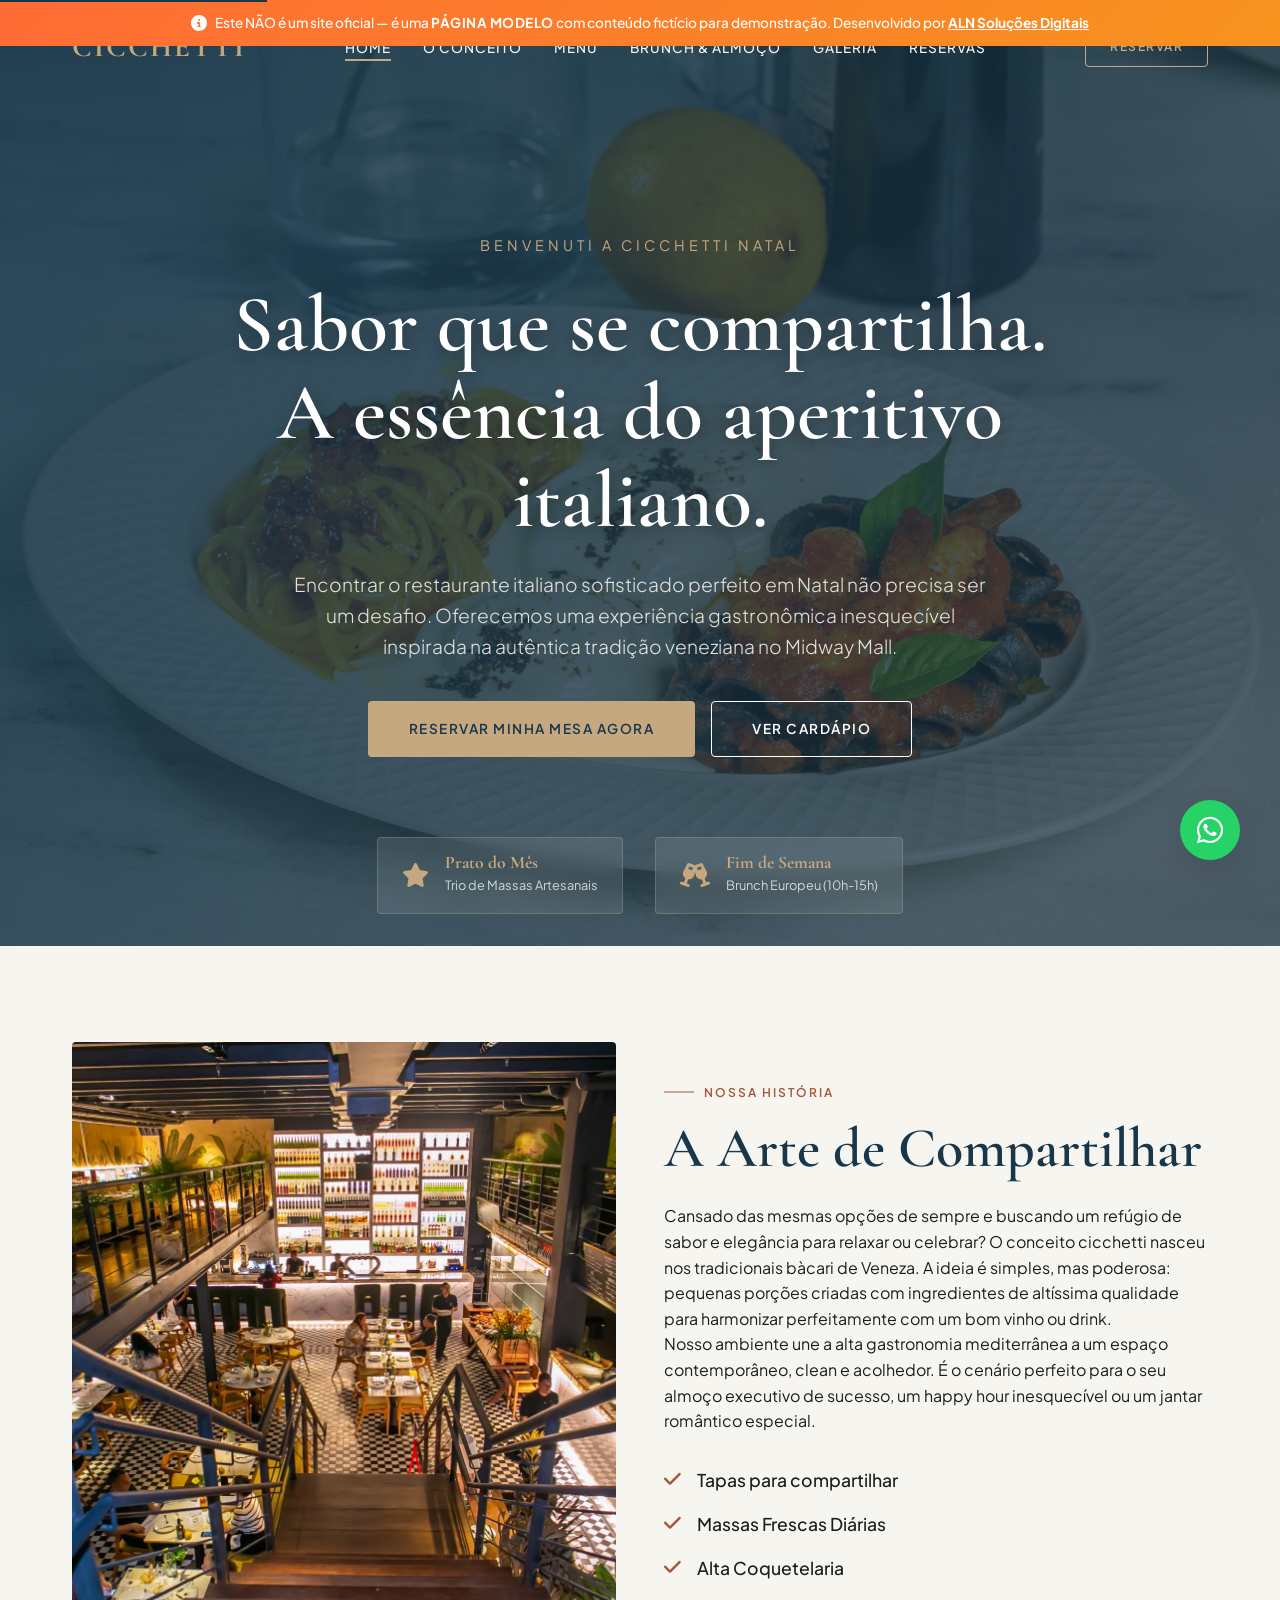
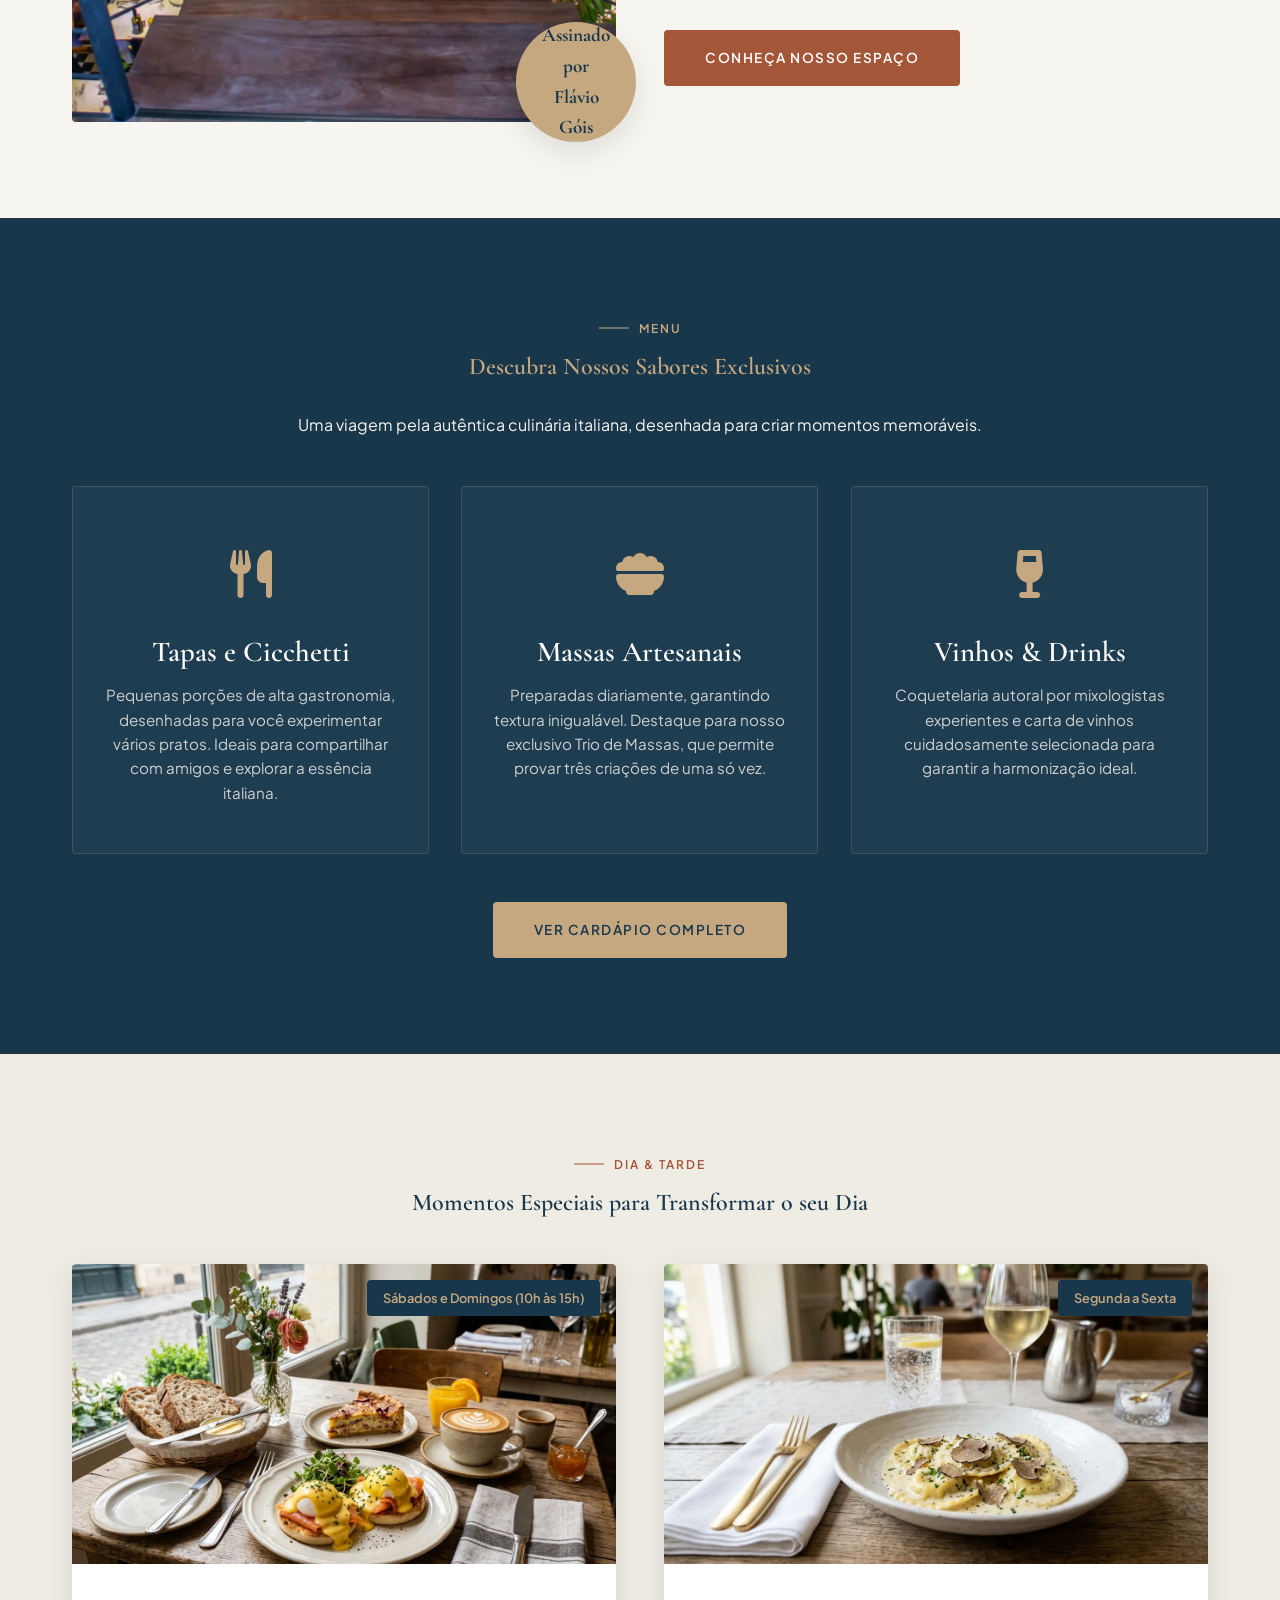
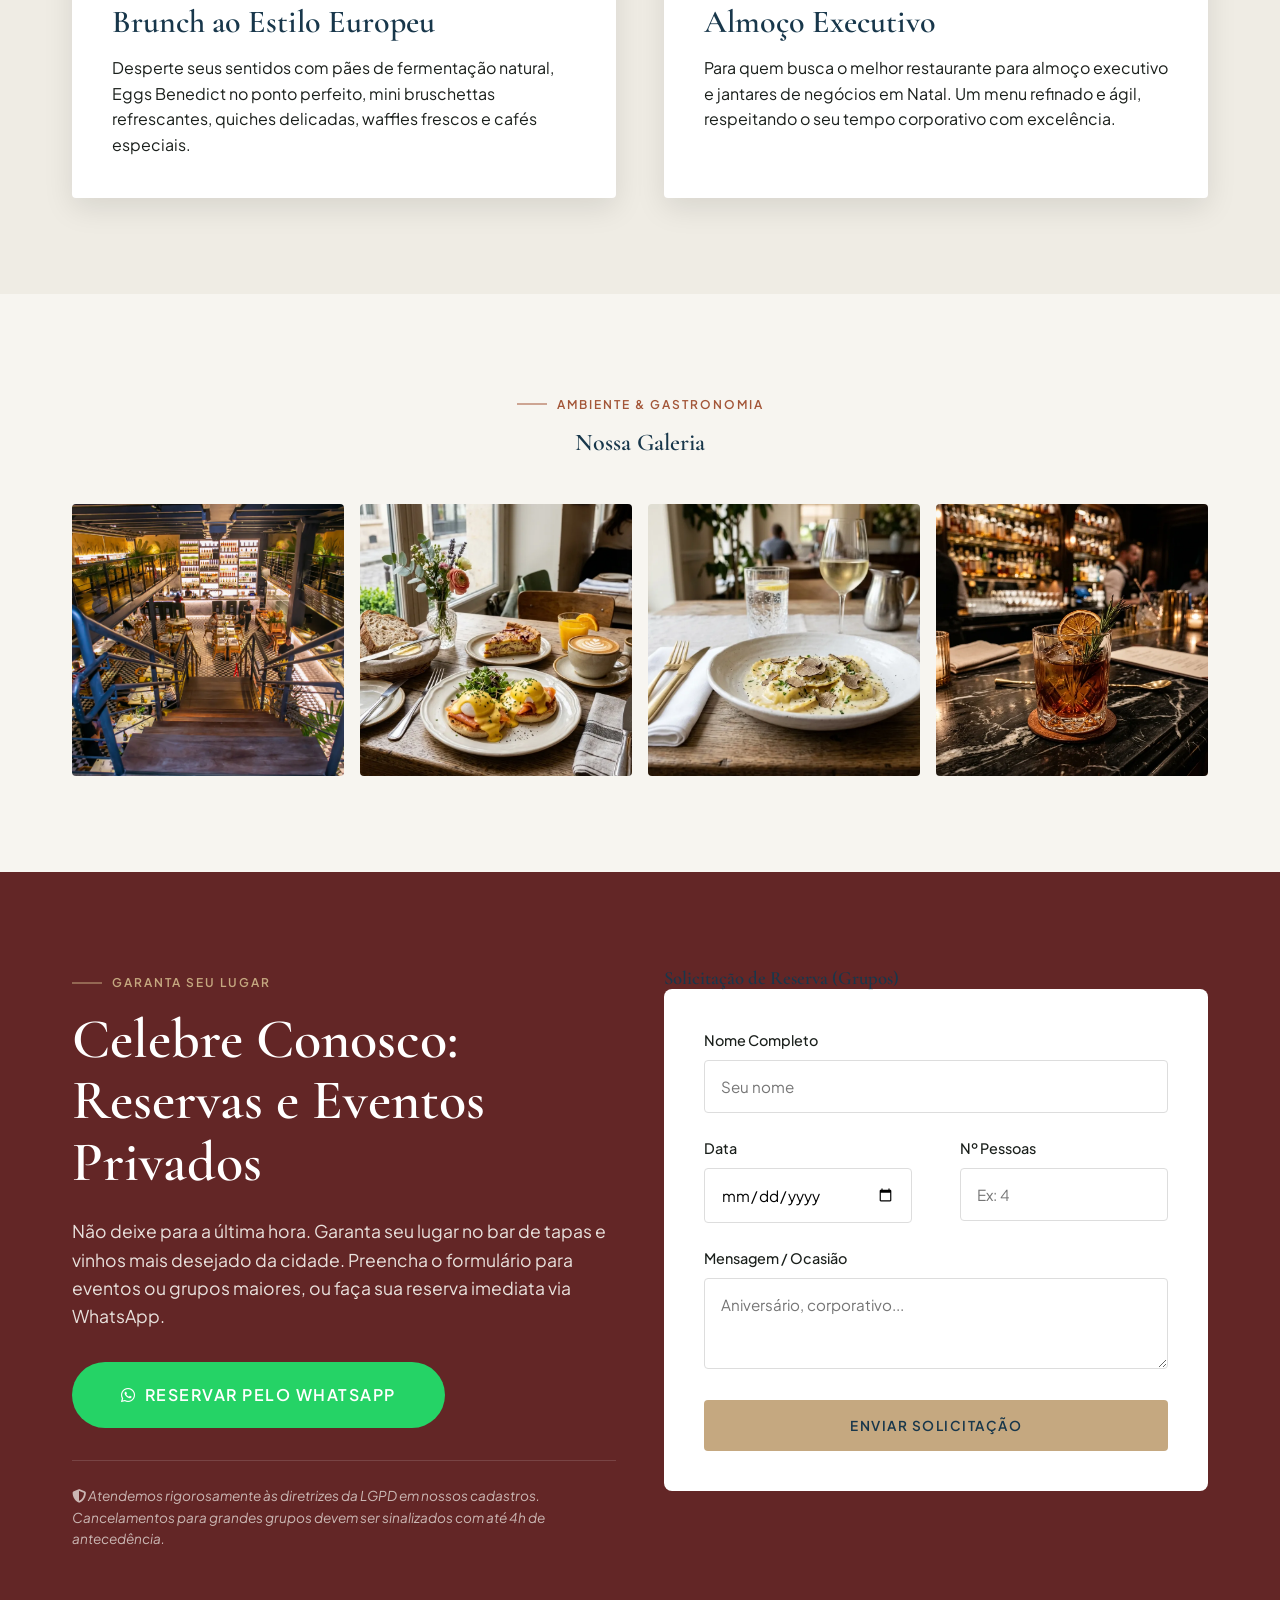
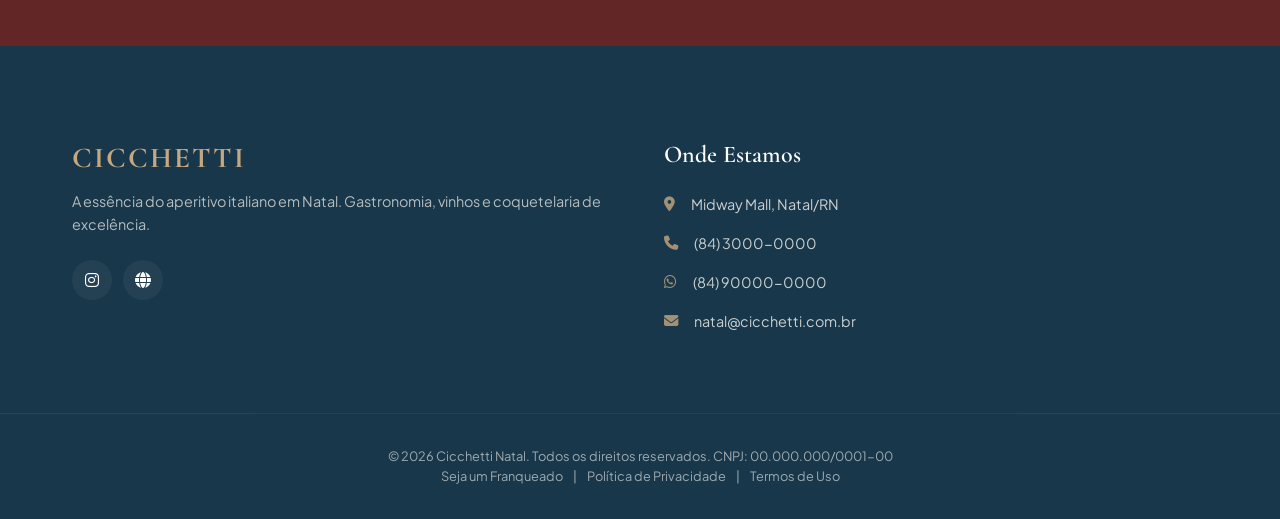
<file: index.html>
<!DOCTYPE html>
<html lang="pt-BR">
<head>
    <meta charset="UTF-8">
    <meta name="viewport" content="width=device-width, initial-scale=1.0">
    <title>Cicchetti Natal | Restaurante e Bar de Tapas Italiano no Midway Mall</title>
    <meta name="description" content="Procurando um restaurante italiano sofisticado em Natal? O Cicchetti traz a tradição de Veneza com tapas, massas artesanais, brunch e coquetelaria. Reserve já!">
    <meta name="keywords" content="Restaurante italiano sofisticado em Natal, bar de tapas, brunch Natal, Midway Mall restaurante">
    <meta name="author" content="Cicchetti Natal">
    <link rel="canonical" href="https://cicchetti.com.br/natal" />
    
    <!-- Open Graph -->
    <meta property="og:title" content="Cicchetti Natal | Alta Gastronomia Italiana">
    <meta property="og:description" content="A essência do aperitivo italiano em Natal. Tapas, massas, vinhos e coquetelaria autoral no Midway Mall.">
    <meta property="og:image" content="https://cicchetti.com.br/natal/og-image.jpg">
    <meta property="og:url" content="https://cicchetti.com.br/natal">
    
    <!-- JSON-LD SEO Schema -->
    <script type="application/ld+json">
    {
      "@context": "https://schema.org",
      "@type": "Restaurant",
      "name": "Cicchetti Natal",
      "image": "https://cicchetti.com.br/natal/logo.png",
      "address": {
        "@type": "PostalAddress",
        "streetAddress": "Midway Mall",
        "addressLocality": "Natal",
        "addressRegion": "RN",
        "addressCountry": "BR"
      },
      "geo": {
        "@type": "GeoCoordinates",
        "latitude": -5.8115,
        "longitude": -35.2057
      },
      "url": "https://cicchetti.com.br/natal",
      "telephone": "+558430000000",
      "servesCuisine": "Italian, Mediterranean",
      "priceRange": "$$$",
      "openingHoursSpecification": [
        {
          "@type": "OpeningHoursSpecification",
          "dayOfWeek": ["Monday", "Tuesday", "Wednesday", "Thursday", "Friday"],
          "opens": "11:30",
          "closes": "23:00"
        },
        {
          "@type": "OpeningHoursSpecification",
          "dayOfWeek": ["Saturday", "Sunday"],
          "opens": "10:00",
          "closes": "23:30"
        }
      ]
    }
    </script>

    <!-- Preload: Imagem LCP Hero -->
    <link rel="preload" href="assets/webp/Trio-de-Massas-e-servido-com-carbonara-ravioli-pecorino-trufado-e-nero-alla-puttanesca-2048x1365.webp" as="image" type="image/webp">

    <!-- Fonts (Synchronous + display=swap para evitar FOIT) -->
    <link rel="preconnect" href="https://fonts.googleapis.com">
    <link rel="preconnect" href="https://fonts.gstatic.com" crossorigin>
    <link href="https://fonts.googleapis.com/css2?family=Cormorant+Garamond:ital,wght@0,400;0,600;0,700;1,400&family=Plus+Jakarta+Sans:wght@300;400;500;600&display=swap" rel="stylesheet">
    
    <!-- Font Awesome (async para não bloquear render) -->
    <link rel="dns-prefetch" href="https://cdnjs.cloudflare.com">
    <link rel="stylesheet" href="https://cdnjs.cloudflare.com/ajax/libs/font-awesome/6.4.0/css/all.min.css" media="print" onload="this.media='all'">
    <noscript><link rel="stylesheet" href="https://cdnjs.cloudflare.com/ajax/libs/font-awesome/6.4.0/css/all.min.css"></noscript>
    
    <!-- CSS completo (Síncrono para garantir 0 CLS) -->
    <link rel="stylesheet" href="css/style.css">
</head>
<body>

    <!-- Skip Link para Acessibilidade -->
    <a href="#home" class="skip-link">Pular para o conteúdo principal</a>

    <!-- Aviso Página Modelo -->
    <div class="model-notice">
        <div class="container">
            <i class="fa-solid fa-circle-info"></i>
            <span>Este NÃO é um site oficial — é uma <strong>PÁGINA MODELO</strong> com conteúdo fictício para demonstração. Desenvolvido por <a href="https://alnsolucoesdigitais.com.br/" target="_blank" rel="noopener" style="color: white; font-weight: 700; text-decoration: underline;">ALN Soluções Digitais</a></span>
        </div>
    </div>

    <!-- Header / Nav -->
    <header id="header">
        <div class="container nav-container">
            <a href="#home" class="logo">CICCHETTI</a>
            <nav>
                <ul class="nav-links">
                    <li><a href="#home" class="nav-link active">Home</a></li>
                    <li><a href="#conceito" class="nav-link">O Conceito</a></li>
                    <li><a href="#cardapio" class="nav-link">Menu</a></li>
                    <li><a href="#experiencias-diurnas" class="nav-link">Brunch & Almoço</a></li>
                    <li><a href="#galeria" class="nav-link">Galeria</a></li>
                    <li><a href="#reservas" class="nav-link">Reservas</a></li>
                </ul>
            </nav>
            <div class="nav-actions">
                <a href="#reservas" class="btn-outline btn-sm" aria-label="Reservar mesa no restaurante">Reservar</a>
                <button class="mobile-menu-btn" aria-label="Abrir menu de navegação" aria-expanded="false"><i class="fa-solid fa-bars"></i></button>
            </div>
        </div>
    </header>

    <!-- Mobile Nav Overlay -->
    <div class="mobile-nav-overlay" role="dialog" aria-label="Menu de navegação mobile">
        <button class="close-menu" aria-label="Fechar menu"><i class="fa-solid fa-xmark"></i></button>
        <ul class="mobile-links">
            <li><a href="#home">Home</a></li>
            <li><a href="#conceito">O Conceito</a></li>
            <li><a href="#cardapio">Menu</a></li>
            <li><a href="#experiencias-diurnas">Brunch & Almoço</a></li>
            <li><a href="#galeria">Galeria</a></li>
            <li><a href="#reservas">Reservas</a></li>
        </ul>
    </div>

    <!-- HERO SECTION -->
    <section id="home" class="hero">
        <!-- Slideshow de Imagens -->
        <!-- Slideshow: apenas 1 slide no HTML (LCP). Os demais são injetados via JS após page load -->
        <div class="hero-slideshow" id="hero-slideshow">
            <div class="hero-slide active">
                <picture>
                    <source type="image/webp" srcset="assets/webp/Trio-de-Massas-e-servido-com-carbonara-ravioli-pecorino-trufado-e-nero-alla-puttanesca-2048x1365.webp">
                    <img src="assets/hero/Trio-de-Massas-e-servido-com-carbonara-ravioli-pecorino-trufado-e-nero-alla-puttanesca-2048x1365.jpg" alt="Trio de massas artesanais servido com carbonara, ravioli pecorino trufado e nero alla puttanesca" width="1920" height="1080" fetchpriority="high" decoding="async">
                </picture>
            </div>
        </div>
        
        <div class="hero-overlay"></div>
        <div class="container hero-content">
            <span class="hero-subtitle">BENVENUTI A CICCHETTI NATAL</span>
            <h1>Sabor que se compartilha. A essência do aperitivo italiano.</h1>
            <p>Encontrar o restaurante italiano sofisticado perfeito em Natal não precisa ser um desafio. Oferecemos uma experiência gastronômica inesquecível inspirada na autêntica tradição veneziana no Midway Mall.</p>
            <div class="hero-buttons">
                <a href="#reservas" class="btn-gold">Reservar Minha Mesa Agora</a>
                <a href="#cardapio" class="btn-outline-light">Ver Cardápio</a>
            </div>
        </div>
        
        <div class="hero-destaques">
            <div class="destaque-item">
                <i class="fa-solid fa-star"></i>
                <div class="destaque-text">
                    <strong>Prato do Mês</strong>
                    <span>Trio de Massas Artesanais</span>
                </div>
            </div>
            <div class="destaque-item">
                <i class="fa-solid fa-champagne-glasses"></i>
                <div class="destaque-text">
                    <strong>Fim de Semana</strong>
                    <span>Brunch Europeu (10h-15h)</span>
                </div>
            </div>
        </div>
    </section>

    <!-- O CONCEITO -->
    <section id="conceito" class="section-padding">
        <div class="container grid-2 align-center">
            <div class="conceito-img-wrapper">
                <div class="img-badge">Assinado por Flávio Góis</div>
                <!-- Placeholder nano banana 1 -->
                <picture>
                    <source type="image/webp" srcset="assets/webp/ambiente.webp">
                    <img src="assets/ambiente.jpg" alt="Ambiente interno do restaurante Cicchetti com decoração sofisticada e acolhedora" class="img-responsive" width="600" height="750" loading="lazy" decoding="async">
                </picture>
            </div>
            <div class="conceito-text">
                <span class="section-tag">Nossa História</span>
                <h2>A Arte de Compartilhar</h2>
                <p>Cansado das mesmas opções de sempre e buscando um refúgio de sabor e elegância para relaxar ou celebrar? O conceito cicchetti nasceu nos tradicionais bàcari de Veneza. A ideia é simples, mas poderosa: pequenas porções criadas com ingredientes de altíssima qualidade para harmonizar perfeitamente com um bom vinho ou drink.</p>
                <p>Nosso ambiente une a alta gastronomia mediterrânea a um espaço contemporâneo, clean e acolhedor. É o cenário perfeito para o seu almoço executivo de sucesso, um happy hour inesquecível ou um jantar romântico especial.</p>
                
                <div class="features-list">
                    <div class="feature"><i class="fa-solid fa-check"></i> <span>Tapas para compartilhar</span></div>
                    <div class="feature"><i class="fa-solid fa-check"></i> <span>Massas Frescas Diárias</span></div>
                    <div class="feature"><i class="fa-solid fa-check"></i> <span>Alta Coquetelaria</span></div>
                </div>
                
                <a href="#galeria" class="btn-wine mt-2">Conheça nosso espaço</a>
            </div>
        </div>
    </section>

    <!-- CARDÁPIO -->
    <section id="cardapio" class="section-padding bg-dark text-light">
        <div class="container text-center">
            <span class="section-tag tag-gold">Menu</span>
            <h2 class="mb-4 text-gold">Descubra Nossos Sabores Exclusivos</h2>
            <p class="section-desc mb-5">Uma viagem pela autêntica culinária italiana, desenhada para criar momentos memoráveis.</p>
            
            <div class="grid-3 cardapio-cards">
                <div class="card card-dark">
                    <div class="card-icon"><i class="fa-solid fa-utensils"></i></div>
                    <h3>Tapas e Cicchetti</h3>
                    <p>Pequenas porções de alta gastronomia, desenhadas para você experimentar vários pratos. Ideais para compartilhar com amigos e explorar a essência italiana.</p>
                </div>
                
                <div class="card card-dark">
                    <div class="card-icon"><i class="fa-solid fa-bowl-food"></i></div>
                    <h3>Massas Artesanais</h3>
                    <p>Preparadas diariamente, garantindo textura inigualável. Destaque para nosso exclusivo Trio de Massas, que permite provar três criações de uma só vez.</p>
                </div>
                
                <div class="card card-dark">
                    <div class="card-icon"><i class="fa-solid fa-wine-glass"></i></div>
                    <h3>Vinhos & Drinks</h3>
                    <p>Coquetelaria autoral por mixologistas experientes e carta de vinhos cuidadosamente selecionada para garantir a harmonização ideal.</p>
                </div>
            </div>
            
            <div class="menu-action mt-5">
                <a href="cardapio.html" class="btn-gold">Ver Cardápio Completo</a>
            </div>
        </div>
    </section>

    <!-- BRUNCH & ALMOÇO -->
    <section id="experiencias-diurnas" class="section-padding bg-alt">
        <div class="container">
            <div class="text-center mb-5">
                <span class="section-tag">Dia & Tarde</span>
                <h2>Momentos Especiais para Transformar o seu Dia</h2>
            </div>
            
            <div class="grid-2 experiencias-grid">
                <div class="exp-box">
                    <div class="exp-img">
                        <picture>
                            <source type="image/webp" srcset="assets/webp/brunch.webp">
                            <img src="assets/brunch.jpg" alt="Mesa com pratos de brunch europeu incluindo pães, ovos e café" width="600" height="300" loading="lazy" decoding="async">
                        </picture>
                        <div class="exp-badge">Sábados e Domingos (10h às 15h)</div>
                    </div>
                    <div class="exp-content">
                        <h3>Brunch ao Estilo Europeu</h3>
                        <p>Desperte seus sentidos com pães de fermentação natural, Eggs Benedict no ponto perfeito, mini bruschettas refrescantes, quiches delicadas, waffles frescos e cafés especiais.</p>
                    </div>
                </div>
                
                <div class="exp-box">
                    <div class="exp-img">
                        <picture>
                            <source type="image/webp" srcset="assets/webp/almoco.webp">
                            <img src="assets/almoco.jpg" alt="Prato de almoço executivo com comida italiana sofisticada" width="600" height="300" loading="lazy" decoding="async">
                        </picture>
                        <div class="exp-badge">Segunda a Sexta</div>
                    </div>
                    <div class="exp-content">
                        <h3>Almoço Executivo</h3>
                        <p>Para quem busca o melhor restaurante para almoço executivo e jantares de negócios em Natal. Um menu refinado e ágil, respeitando o seu tempo corporativo com excelência.</p>
                    </div>
                </div>
            </div>
        </div>
    </section>

    <!-- GALERIA (Trava 5 requirement) -->
    <section id="galeria" class="section-padding">
        <div class="container">
            <div class="text-center mb-5">
                <span class="section-tag">Ambiente & Gastronomia</span>
                <h2>Nossa Galeria</h2>
            </div>
            <div class="gallery-grid">
                <div class="gallery-item">
                    <picture>
                        <source type="image/webp" srcset="assets/webp/ambiente.webp">
                        <img src="assets/ambiente.jpg" alt="Ambiente interno do restaurante Cicchetti" width="300" height="300" loading="lazy" decoding="async">
                    </picture>
                    <div class="gallery-overlay"><i class="fa-solid fa-magnifying-glass"></i></div>
                </div>
                <div class="gallery-item">
                    <picture>
                        <source type="image/webp" srcset="assets/webp/brunch.webp">
                        <img src="assets/brunch.jpg" alt="Pratos de brunch europeu servidos no Cicchetti" width="300" height="300" loading="lazy" decoding="async">
                    </picture>
                    <div class="gallery-overlay"><i class="fa-solid fa-magnifying-glass"></i></div>
                </div>
                <div class="gallery-item">
                    <picture>
                        <source type="image/webp" srcset="assets/webp/almoco.webp">
                        <img src="assets/almoco.jpg" alt="Almoço executivo italiano sofisticado" width="300" height="300" loading="lazy" decoding="async">
                    </picture>
                    <div class="gallery-overlay"><i class="fa-solid fa-magnifying-glass"></i></div>
                </div>
                <div class="gallery-item">
                    <picture>
                        <source type="image/webp" srcset="assets/webp/coquetelaria.webp">
                        <img src="assets/coquetelaria.jpg" alt="Drinks autorais da coquetelaria do Cicchetti" width="300" height="300" loading="lazy" decoding="async">
                    </picture>
                    <div class="gallery-overlay"><i class="fa-solid fa-magnifying-glass"></i></div>
                </div>
            </div>
        </div>
    </section>

    <!-- Modal Galeria -->
    <div id="gallery-modal" class="modal" role="dialog" aria-label="Visualização ampliada da imagem da galeria">
        <span class="close-modal" aria-label="Fechar visualização">&times;</span>
        <img class="modal-content" id="modal-img">
    </div>

    <!-- RESERVAS & CONTATO (Trava 5: Forms independentes) -->
    <section id="reservas" class="section-padding bg-wine text-light">
        <div class="container">
            <div class="grid-2 align-start">
                <div class="reserva-info">
                    <span class="section-tag tag-gold">Garanta seu lugar</span>
                    <h2>Celebre Conosco: Reservas e Eventos Privados</h2>
                    <p>Não deixe para a última hora. Garanta seu lugar no bar de tapas e vinhos mais desejado da cidade. Preencha o formulário para eventos ou grupos maiores, ou faça sua reserva imediata via WhatsApp.</p>
                    
                    <div class="contact-methods mt-4">
                        <a href="https://wa.me/5584994541063?text=Quero%20meu%20site%20igual%20ao%20modelo%20do%20Cicchetti" class="btn-whatsapp-large" target="_blank" title="Reservar via WhatsApp">
                            <i class="fa-brands fa-whatsapp"></i> Reservar pelo WhatsApp
                        </a>
                    </div>
                    
                    <p class="lgpd-notice mt-4">
                        <i class="fa-solid fa-shield-halved"></i> <em>Atendemos rigorosamente às diretrizes da LGPD em nossos cadastros. Cancelamentos para grandes grupos devem ser sinalizados com até 4h de antecedência.</em>
                    </p>
                </div>
                
                <div class="form-container">
                    <h3>Solicitação de Reserva (Grupos)</h3>
                    <form id="reserva-form" class="custom-form" aria-label="Formulário de solicitação de reserva">
                        <div class="form-group">
                            <label for="nome">Nome Completo</label>
                            <input type="text" id="nome" required placeholder="Seu nome" aria-required="true">
                        </div>
                        <div class="form-row grid-2">
                            <div class="form-group">
                                <label for="data">Data</label>
                                <input type="date" id="data" required aria-required="true">
                            </div>
                            <div class="form-group">
                                <label for="pessoas">Nº Pessoas</label>
                                <input type="number" id="pessoas" min="1" required placeholder="Ex: 4" aria-required="true">
                            </div>
                        </div>
                        <div class="form-group">
                            <label for="mensagem">Mensagem / Ocasião</label>
                            <textarea id="mensagem" rows="3" placeholder="Aniversário, corporativo..."></textarea>
                        </div>
                        <button type="submit" class="btn-gold w-100" aria-label="Enviar solicitação de reserva">Enviar Solicitação</button>
                        <div class="form-feedback" id="reserva-feedback" aria-live="polite"></div>
                    </form>
                </div>
            </div>
        </div>
    </section>

    <!-- FOOTER -->
    <footer class="footer section-padding bg-dark text-light">
        <div class="container grid-2 footer-cols">
            <div class="footer-brand">
                <h3 class="logo text-gold">CICCHETTI</h3>
                <p>A essência do aperitivo italiano em Natal. Gastronomia, vinhos e coquetelaria de excelência.</p>
                <div class="social-links mt-3">
                    <a href="https://instagram.com/cicchettinatal" target="_blank" rel="noopener" aria-label="Siga-nos no Instagram"><i class="fa-brands fa-instagram"></i></a>
                    <a href="https://cicchetti.com.br" target="_blank" rel="noopener" aria-label="Acesse nosso site oficial"><i class="fa-solid fa-globe"></i></a>
                </div>
            </div>
            
            <div class="footer-contact">
                <h4>Onde Estamos</h4>
                <ul>
                    <li><i class="fa-solid fa-location-dot text-gold"></i> Midway Mall, Natal/RN</li>
                    <li><i class="fa-solid fa-phone text-gold"></i> (84) 3000-0000</li>
                    <li><i class="fa-brands fa-whatsapp text-gold"></i> (84) 90000-0000</li>
                    <li><i class="fa-solid fa-envelope text-gold"></i> natal@cicchetti.com.br</li>
                </ul>
            </div>
            
        </div>
        <div class="footer-bottom text-center">
            <p>&copy; 2026 Cicchetti Natal. Todos os direitos reservados. CNPJ: 00.000.000/0001-00</p>
            <div class="footer-links">
                <a href="franqueados.html" aria-label="Seja um franqueado Cicchetti">Seja um Franqueado</a> | 
                <a href="#" aria-label="Ler política de privacidade do Cicchetti">Política de Privacidade</a> | 
                <a href="#" aria-label="Ler termos de uso do Cicchetti">Termos de Uso</a>
            </div>
        </div>
    </footer>

    <!-- Botão WhatsApp Flutuante -->
    <a href="https://wa.me/5584994541063?text=Quero%20meu%20site%20igual%20ao%20modelo%20do%20Cicchetti" class="float-whatsapp" target="_blank" rel="noopener" aria-label="Fale conosco no WhatsApp" title="Fale conosco no WhatsApp">
        <i class="fa-brands fa-whatsapp"></i>
        <span class="tooltip">Fale com a Recepção</span>
    </a>

    <!-- Scripts -->
    <script src="js/script.js" defer></script>
</body>
</html>
</file>
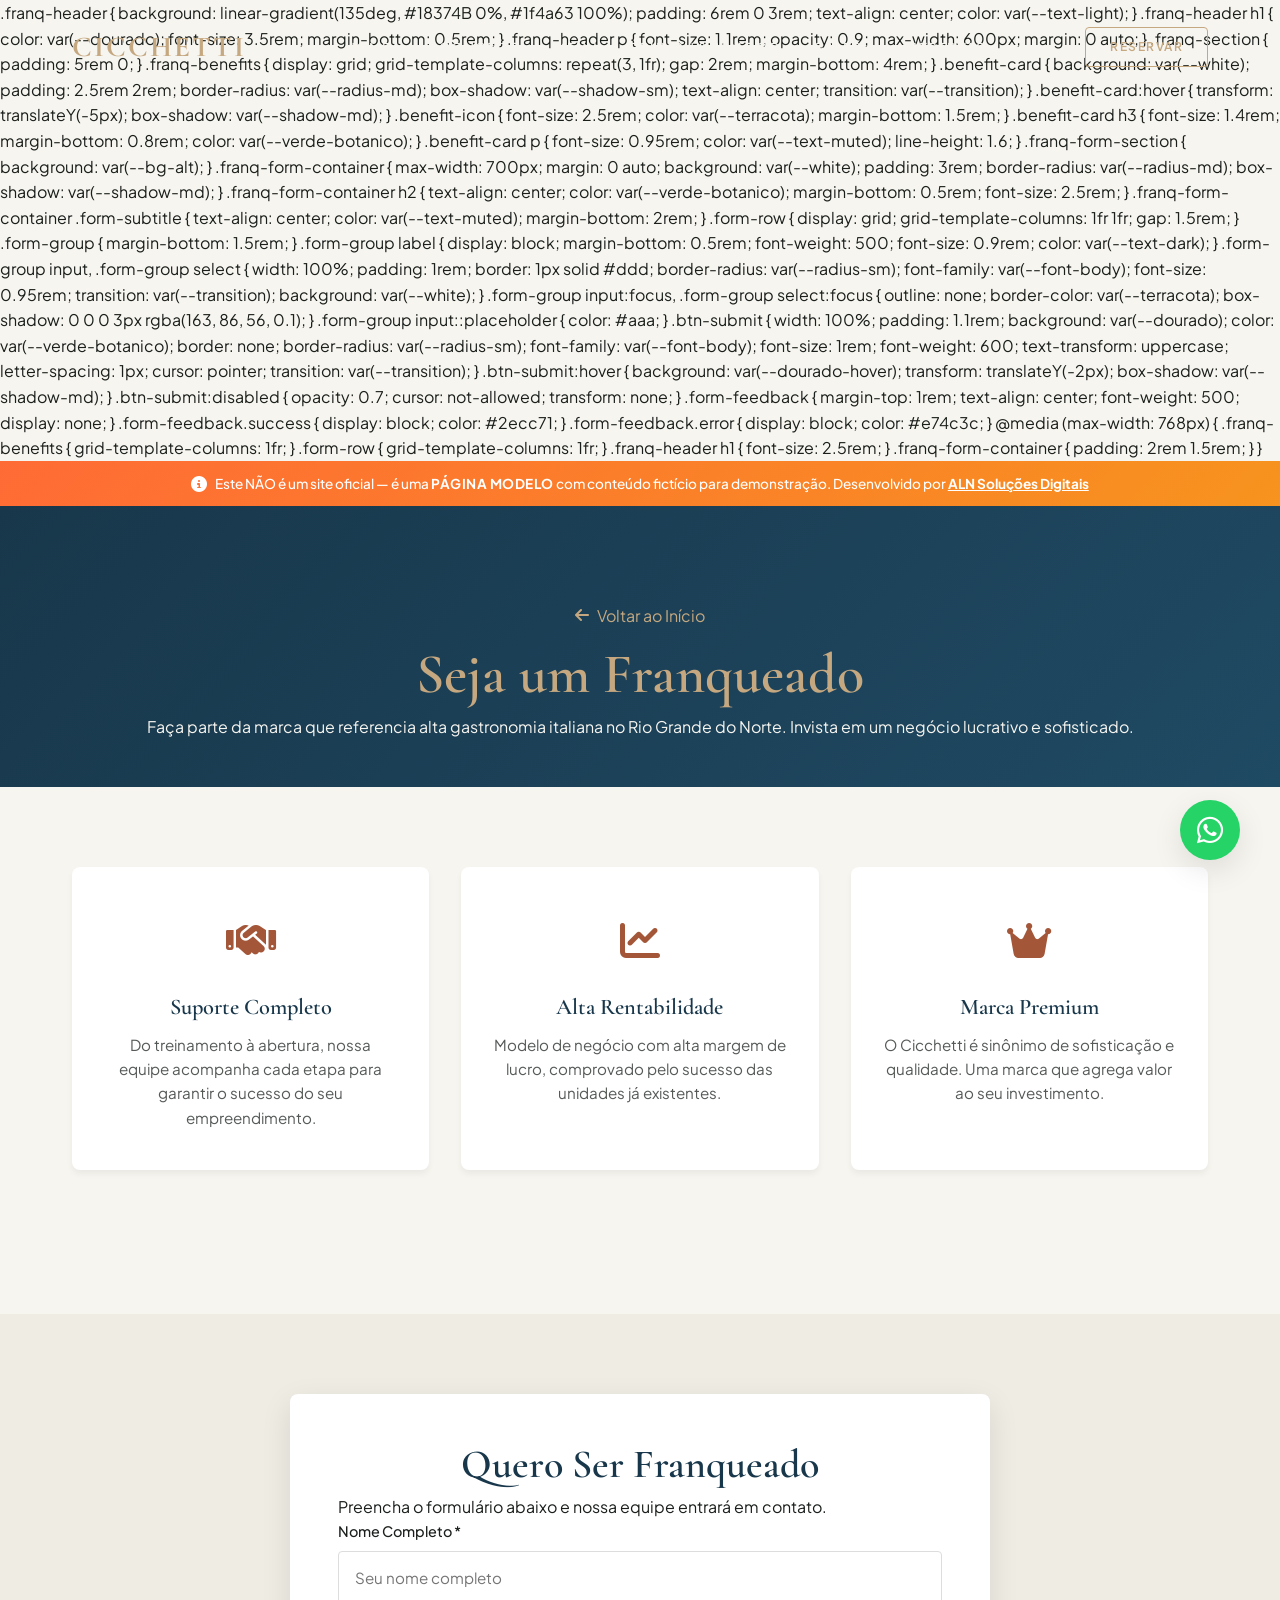
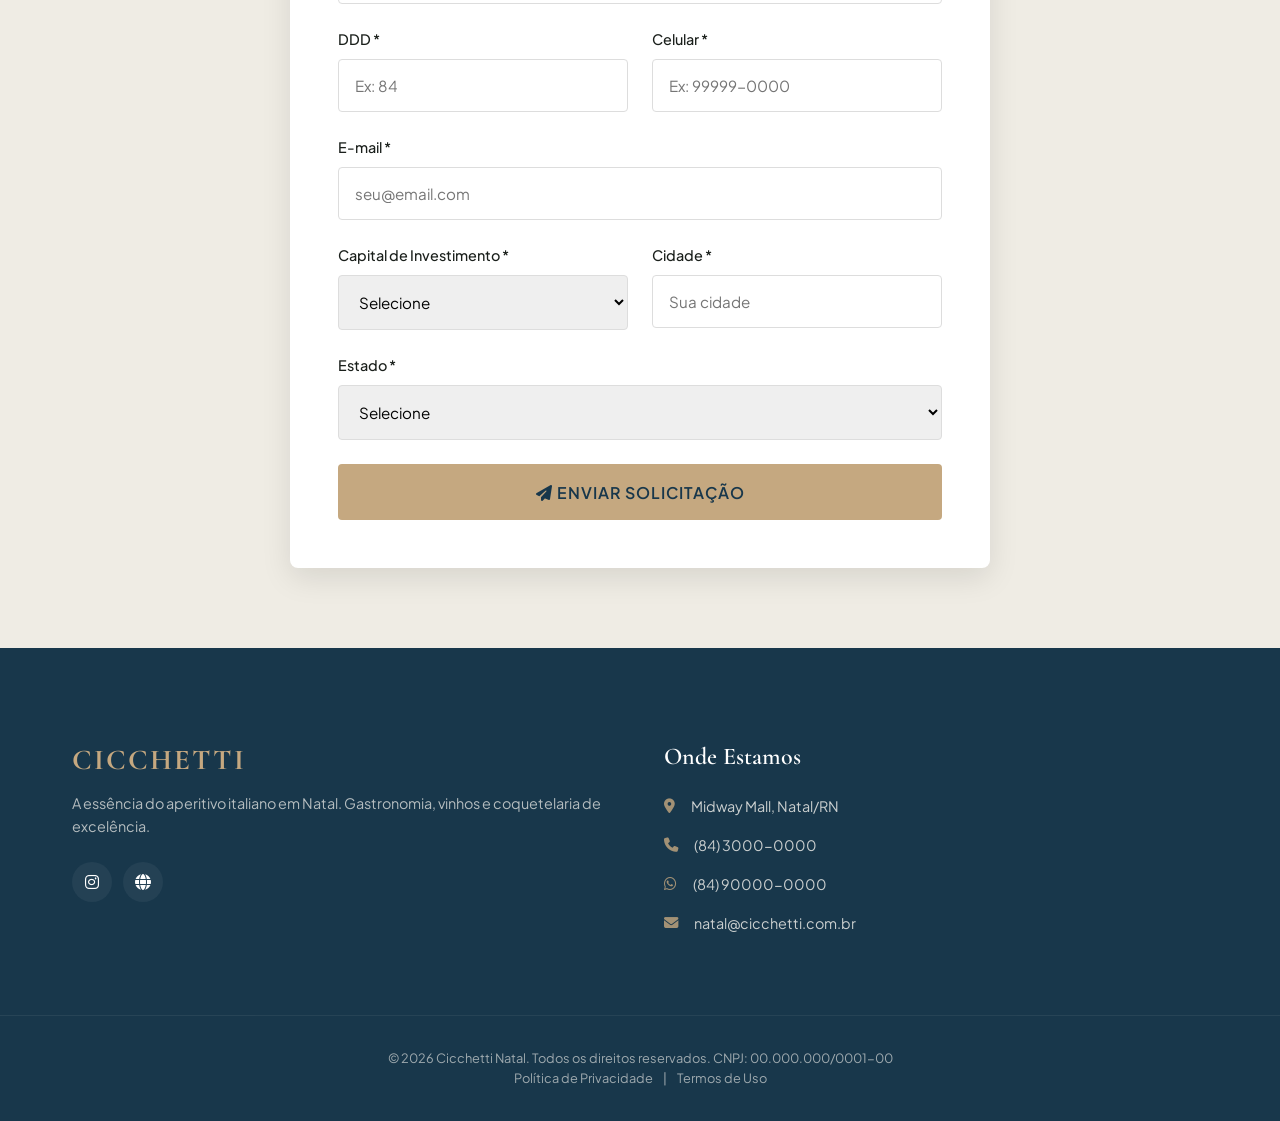
<file: franqueados.html>
<!DOCTYPE html>
<html lang="pt-BR">
<head>
    <meta charset="UTF-8">
    <meta name="viewport" content="width=device-width, initial-scale=1.0">
    <title>Seja um Franqueado | Cicchetti Natal</title>
    <meta name="description" content="Invista em uma franquia de restaurante italiano de alto padrão. Descubra as oportunidades de franquia Cicchetti.">
    
    <!-- CSS CRÍTICO INLINE -->
    <style>
        :root{--verde-botanico:#18374B;--verde-salvia:#1f4a63;--terracota:#A35638;--vinho:#632626;--madeira-clara:#D9C5B2;--dourado:#C5A880;--dourado-hover:#e0c298;--off-white:#F7F5F0;--white:#ffffff;--bg-alt:#EFECE4;--text-dark:#1A1F1B;--text-light:#F7F5F0;--text-muted:#555a57;--font-display:'Cormorant Garamond',serif;--font-body:'Plus Jakarta Sans',sans-serif;--container-width:1200px;--section-padding:6rem 0;--radius-sm:4px;--radius-md:8px;--radius-lg:16px;--shadow-sm:0 4px 6px rgba(0,0,0,0.05);--shadow-md:0 10px 30px rgba(0,0,0,0.1);--shadow-hover:0 20px 40px rgba(0,0,0,0.15);--transition:all 0.3s cubic-bezier(0.25,0.8,0.25,1)}
        *,*::before,*::after{margin:0;padding:0;box-sizing:border-box}
        html{scroll-behavior:smooth;font-size:16px}
        body{font-family:var(--font-body);color:var(--text-dark);background-color:var(--off-white);line-height:1.6;overflow-x:hidden}
        .container{max-width:var(--container-width);margin:0 auto;padding:0 2rem}
        .model-notice{background:linear-gradient(135deg,#ff6b35 0%,#f7931e 100%);color:white;text-align:center;padding:0.75rem 1rem;font-size:0.85rem;font-weight:500;position:relative;z-index:1001}
        .model-notice .container{display:flex;align-items:center;justify-content:center;gap:0.5rem;flex-wrap:wrap}
        #header{position:fixed;top:0;left:0;width:100%;z-index:1000;padding:1.5rem 0;background-color:transparent;transition:background-color 0.4s ease,padding 0.4s ease,box-shadow 0.4s ease}
        .nav-container{display:flex;justify-content:space-between;align-items:center}
        .logo{font-family:var(--font-display);font-size:1.8rem;font-weight:700;color:var(--dourado);letter-spacing:2px}
        .franq-header{background:linear-gradient(135deg,#18374B 0%,#1f4a63 100%);padding:6rem 0 3rem;text-align:center;color:var(--text-light)}
        .franq-header h1{color:var(--dourado);font-size:3.5rem;margin-bottom:0.5rem}
        .franq-section{padding:5rem 0}
        .franq-benefits{display:grid;grid-template-columns:repeat(3,1fr);gap:2rem;margin-bottom:4rem}
        .benefit-card{background:var(--white);padding:2.5rem 2rem;border-radius:var(--radius-md);box-shadow:var(--shadow-sm);text-align:center;transition:var(--transition)}
        .benefit-icon{font-size:2.5rem;color:var(--terracota);margin-bottom:1.5rem}
        .benefit-card h3{font-size:1.4rem;margin-bottom:0.8rem;color:var(--verde-botanico)}
        .benefit-card p{font-size:0.95rem;color:var(--text-muted);line-height:1.6}
        .franq-form-section{background:var(--bg-alt)}
        .franq-form-container{max-width:700px;margin:0 auto;background:var(--white);padding:3rem;border-radius:var(--radius-md);box-shadow:var(--shadow-md)}
        .franq-form-container h2{text-align:center;color:var(--verde-botanico);margin-bottom:0.5rem;font-size:2.5rem}
        .form-row{display:grid;grid-template-columns:1fr 1fr;gap:1.5rem}
        .form-group{margin-bottom:1.5rem}
        .form-group label{display:block;margin-bottom:0.5rem;font-weight:500;font-size:0.9rem}
        .form-group input,.form-group select{width:100%;padding:1rem;border:1px solid #ddd;border-radius:var(--radius-sm);font-family:var(--font-body);font-size:0.95rem;transition:var(--transition)}
        .btn-submit{width:100%;padding:1.1rem;background:var(--dourado);color:var(--verde-botanico);border:none;border-radius:var(--radius-sm);font-family:var(--font-body);font-size:1rem;font-weight:600;text-transform:uppercase;letter-spacing:1px;cursor:pointer;transition:var(--transition)}
        .skip-link{position:absolute;top:-40px;left:0;background:var(--verde-botanico);color:var(--white);padding:8px 16px;z-index:10000;transition:top 0.3s}
        .skip-link:focus{top:0}
        .dev-credit{background:rgba(0,0,0,0.3);padding:0.4rem 0;text-align:center;font-size:0.7rem;color:rgba(255,255,255,0.7)}
        .dev-credit a{color:var(--dourado);font-weight:600}
        @media(max-width:992px){.franq-benefits{grid-template-columns:1fr}.nav-links,.nav-actions .btn-outline{display:none}.mobile-menu-btn{display:block}}
        @media(max-width:576px){.franq-header h1{font-size:2.5rem}.form-row{grid-template-columns:1fr}.franq-form-container{padding:2rem 1.5rem}}
    </style>

    <!-- Fonts (non-blocking) -->
    <link rel="preconnect" href="https://fonts.googleapis.com">
    <link rel="preconnect" href="https://fonts.gstatic.com" crossorigin>
    <link href="https://fonts.googleapis.com/css2?family=Cormorant+Garamond:ital,wght@0,400;0,600;0,700;1,400&family=Plus+Jakarta+Sans:wght@300;400;500;600&display=swap" rel="stylesheet" media="print" onload="this.media='all'">
    
    <!-- Font Awesome (non-blocking) -->
    <link rel="stylesheet" href="https://cdnjs.cloudflare.com/ajax/libs/font-awesome/6.4.0/css/all.min.css" media="print" onload="this.media='all'">
    
    <!-- CSS Completo (non-blocking) -->
    <link rel="stylesheet" href="css/style.css" media="print" onload="this.media='all'">
    
    <noscript><link rel="stylesheet" href="css/style.css"></noscript>

        .franq-header {
            background: linear-gradient(135deg, #18374B 0%, #1f4a63 100%);
            padding: 6rem 0 3rem;
            text-align: center;
            color: var(--text-light);
        }
        .franq-header h1 {
            color: var(--dourado);
            font-size: 3.5rem;
            margin-bottom: 0.5rem;
        }
        .franq-header p {
            font-size: 1.1rem;
            opacity: 0.9;
            max-width: 600px;
            margin: 0 auto;
        }
        .franq-section {
            padding: 5rem 0;
        }
        .franq-benefits {
            display: grid;
            grid-template-columns: repeat(3, 1fr);
            gap: 2rem;
            margin-bottom: 4rem;
        }
        .benefit-card {
            background: var(--white);
            padding: 2.5rem 2rem;
            border-radius: var(--radius-md);
            box-shadow: var(--shadow-sm);
            text-align: center;
            transition: var(--transition);
        }
        .benefit-card:hover {
            transform: translateY(-5px);
            box-shadow: var(--shadow-md);
        }
        .benefit-icon {
            font-size: 2.5rem;
            color: var(--terracota);
            margin-bottom: 1.5rem;
        }
        .benefit-card h3 {
            font-size: 1.4rem;
            margin-bottom: 0.8rem;
            color: var(--verde-botanico);
        }
        .benefit-card p {
            font-size: 0.95rem;
            color: var(--text-muted);
            line-height: 1.6;
        }
        .franq-form-section {
            background: var(--bg-alt);
        }
        .franq-form-container {
            max-width: 700px;
            margin: 0 auto;
            background: var(--white);
            padding: 3rem;
            border-radius: var(--radius-md);
            box-shadow: var(--shadow-md);
        }
        .franq-form-container h2 {
            text-align: center;
            color: var(--verde-botanico);
            margin-bottom: 0.5rem;
            font-size: 2.5rem;
        }
        .franq-form-container .form-subtitle {
            text-align: center;
            color: var(--text-muted);
            margin-bottom: 2rem;
        }
        .form-row {
            display: grid;
            grid-template-columns: 1fr 1fr;
            gap: 1.5rem;
        }
        .form-group {
            margin-bottom: 1.5rem;
        }
        .form-group label {
            display: block;
            margin-bottom: 0.5rem;
            font-weight: 500;
            font-size: 0.9rem;
            color: var(--text-dark);
        }
        .form-group input,
        .form-group select {
            width: 100%;
            padding: 1rem;
            border: 1px solid #ddd;
            border-radius: var(--radius-sm);
            font-family: var(--font-body);
            font-size: 0.95rem;
            transition: var(--transition);
            background: var(--white);
        }
        .form-group input:focus,
        .form-group select:focus {
            outline: none;
            border-color: var(--terracota);
            box-shadow: 0 0 0 3px rgba(163, 86, 56, 0.1);
        }
        .form-group input::placeholder {
            color: #aaa;
        }
        .btn-submit {
            width: 100%;
            padding: 1.1rem;
            background: var(--dourado);
            color: var(--verde-botanico);
            border: none;
            border-radius: var(--radius-sm);
            font-family: var(--font-body);
            font-size: 1rem;
            font-weight: 600;
            text-transform: uppercase;
            letter-spacing: 1px;
            cursor: pointer;
            transition: var(--transition);
        }
        .btn-submit:hover {
            background: var(--dourado-hover);
            transform: translateY(-2px);
            box-shadow: var(--shadow-md);
        }
        .btn-submit:disabled {
            opacity: 0.7;
            cursor: not-allowed;
            transform: none;
        }
        .form-feedback {
            margin-top: 1rem;
            text-align: center;
            font-weight: 500;
            display: none;
        }
        .form-feedback.success {
            display: block;
            color: #2ecc71;
        }
        .form-feedback.error {
            display: block;
            color: #e74c3c;
        }

        @media (max-width: 768px) {
            .franq-benefits {
                grid-template-columns: 1fr;
            }
            .form-row {
                grid-template-columns: 1fr;
            }
            .franq-header h1 {
                font-size: 2.5rem;
            }
            .franq-form-container {
                padding: 2rem 1.5rem;
            }
        }
    </style>
</head>
<body>

    <!-- Aviso Página Modelo -->
    <div class="model-notice">
        <div class="container">
            <i class="fa-solid fa-circle-info"></i>
            <span>Este NÃO é um site oficial — é uma <strong>PÁGINA MODELO</strong> com conteúdo fictício para demonstração. Desenvolvido por <a href="https://alnsolucoesdigitais.com.br/" target="_blank" rel="noopener" style="color: white; font-weight: 700; text-decoration: underline;">ALN Soluções Digitais</a></span>
        </div>
    </div>

    <!-- Header -->
    <header id="header">
        <div class="container nav-container">
            <a href="index.html" class="logo" aria-label="Página inicial do Cicchetti">CICCHETTI</a>
            <nav aria-label="Menu principal">
                <ul class="nav-links">
                    <li><a href="index.html" class="nav-link">Home</a></li>
                    <li><a href="index.html#conceito" class="nav-link">O Conceito</a></li>
                    <li><a href="cardapio.html" class="nav-link">Menu</a></li>
                    <li><a href="index.html#experiencias-diurnas" class="nav-link">Brunch & Almoço</a></li>
                    <li><a href="index.html#galeria" class="nav-link">Galeria</a></li>
                    <li><a href="index.html#reservas" class="nav-link">Reservas</a></li>
                </ul>
            </nav>
            <div class="nav-actions">
                <a href="index.html#reservas" class="btn-outline btn-sm" aria-label="Reservar mesa no restaurante">Reservar</a>
                <button class="mobile-menu-btn" aria-label="Abrir menu de navegação" aria-expanded="false"><i class="fa-solid fa-bars"></i></button>
            </div>
        </div>
    </header>

    <!-- Mobile Nav Overlay -->
    <div class="mobile-nav-overlay" role="dialog" aria-label="Menu de navegação mobile">
        <button class="close-menu" aria-label="Fechar menu"><i class="fa-solid fa-xmark"></i></button>
        <ul class="mobile-links">
            <li><a href="index.html">Home</a></li>
            <li><a href="index.html#conceito">O Conceito</a></li>
            <li><a href="cardapio.html">Menu</a></li>
            <li><a href="index.html#experiencias-diurnas">Brunch & Almoço</a></li>
            <li><a href="index.html#galeria">Galeria</a></li>
            <li><a href="index.html#reservas">Reservas</a></li>
        </ul>
    </div>

    <!-- Header Franqueados -->
    <section class="franq-header">
        <div class="container">
            <a href="index.html" class="back-btn" style="color: var(--dourado); display: inline-flex; align-items: center; gap: 0.5rem; margin-bottom: 1rem;"><i class="fa-solid fa-arrow-left"></i> Voltar ao Início</a>
            <h1>Seja um Franqueado</h1>
            <p>Faça parte da marca que referencia alta gastronomia italiana no Rio Grande do Norte. Invista em um negócio lucrativo e sofisticado.</p>
        </div>
    </section>

    <!-- Benefícios -->
    <section class="franq-section">
        <div class="container">
            <div class="franq-benefits">
                <div class="benefit-card">
                    <div class="benefit-icon"><i class="fa-solid fa-handshake"></i></div>
                    <h3>Suporte Completo</h3>
                    <p>Do treinamento à abertura, nossa equipe acompanha cada etapa para garantir o sucesso do seu empreendimento.</p>
                </div>
                <div class="benefit-card">
                    <div class="benefit-icon"><i class="fa-solid fa-chart-line"></i></div>
                    <h3>Alta Rentabilidade</h3>
                    <p>Modelo de negócio com alta margem de lucro, comprovado pelo sucesso das unidades já existentes.</p>
                </div>
                <div class="benefit-card">
                    <div class="benefit-icon"><i class="fa-solid fa-crown"></i></div>
                    <h3>Marca Premium</h3>
                    <p>O Cicchetti é sinônimo de sofisticação e qualidade. Uma marca que agrega valor ao seu investimento.</p>
                </div>
            </div>
        </div>
    </section>

    <!-- Formulário -->
    <section class="franq-section franq-form-section">
        <div class="container">
            <div class="franq-form-container">
                <h2>Quero Ser Franqueado</h2>
                <p class="form-subtitle">Preencha o formulário abaixo e nossa equipe entrará em contato.</p>
                
                <form id="franq-form" aria-label="Formulário de contato para franqueados">
                    <div class="form-group">
                        <label for="franq-nome">Nome Completo *</label>
                        <input type="text" id="franq-nome" name="nome" required placeholder="Seu nome completo" aria-required="true">
                    </div>

                    <div class="form-row">
                        <div class="form-group">
                            <label for="franq-ddd">DDD *</label>
                            <input type="tel" id="franq-ddd" name="ddd" required placeholder="Ex: 84" maxlength="2" pattern="[0-9]{2}" aria-required="true">
                        </div>
                        <div class="form-group">
                            <label for="franq-celular">Celular *</label>
                            <input type="tel" id="franq-celular" name="celular" required placeholder="Ex: 99999-0000" aria-required="true">
                        </div>
                    </div>

                    <div class="form-group">
                        <label for="franq-email">E-mail *</label>
                        <input type="email" id="franq-email" name="email" required placeholder="seu@email.com" aria-required="true">
                    </div>

                    <div class="form-row">
                        <div class="form-group">
                            <label for="franq-capital">Capital de Investimento *</label>
                            <select id="franq-capital" name="capital" required aria-required="true">
                                <option value="">Selecione</option>
                                <option value="100k-200k">R$ 100.000 - R$ 200.000</option>
                                <option value="200k-300k">R$ 200.000 - R$ 300.000</option>
                                <option value="300k-400k">R$ 300.000 - R$ 400.000</option>
                                <option value="400k-500k">R$ 400.000 - R$ 500.000</option>
                                <option value="500k+">Acima de R$ 500.000</option>
                            </select>
                        </div>
                        <div class="form-group">
                            <label for="franq-cidade">Cidade *</label>
                            <input type="text" id="franq-cidade" name="cidade" required placeholder="Sua cidade" aria-required="true">
                        </div>
                    </div>

                    <div class="form-group">
                        <label for="franq-estado">Estado *</label>
                        <select id="franq-estado" name="estado" required aria-required="true">
                            <option value="">Selecione</option>
                            <option value="AC">Acre</option>
                            <option value="AL">Alagoas</option>
                            <option value="AP">Amapá</option>
                            <option value="AM">Amazonas</option>
                            <option value="BA">Bahia</option>
                            <option value="CE">Ceará</option>
                            <option value="DF">Distrito Federal</option>
                            <option value="ES">Espírito Santo</option>
                            <option value="GO">Goiás</option>
                            <option value="MA">Maranhão</option>
                            <option value="MT">Mato Grosso</option>
                            <option value="MS">Mato Grosso do Sul</option>
                            <option value="MG">Minas Gerais</option>
                            <option value="PA">Pará</option>
                            <option value="PB">Paraíba</option>
                            <option value="PR">Paraná</option>
                            <option value="PE">Pernambuco</option>
                            <option value="PI">Piauí</option>
                            <option value="RJ">Rio de Janeiro</option>
                            <option value="RN">Rio Grande do Norte</option>
                            <option value="RS">Rio Grande do Sul</option>
                            <option value="RO">Rondônia</option>
                            <option value="RR">Roraima</option>
                            <option value="SC">Santa Catarina</option>
                            <option value="SP">São Paulo</option>
                            <option value="SE">Sergipe</option>
                            <option value="TO">Tocantins</option>
                        </select>
                    </div>

                    <button type="submit" class="btn-submit" aria-label="Enviar formulário de franqueado">
                        <i class="fa-solid fa-paper-plane"></i> Enviar Solicitação
                    </button>

                    <div class="form-feedback" id="franq-feedback" aria-live="polite"></div>
                </form>
            </div>
        </div>
    </section>

    <!-- Footer -->
    <footer class="footer section-padding bg-dark text-light">
        <div class="container grid-2 footer-cols">
            <div class="footer-brand">
                <h3 class="logo text-gold">CICCHETTI</h3>
                <p>A essência do aperitivo italiano em Natal. Gastronomia, vinhos e coquetelaria de excelência.</p>
                <div class="social-links mt-3">
                    <a href="https://instagram.com/cicchettinatal" target="_blank" rel="noopener" aria-label="Siga-nos no Instagram"><i class="fa-brands fa-instagram"></i></a>
                    <a href="https://cicchetti.com.br" target="_blank" rel="noopener" aria-label="Acesse nosso site oficial"><i class="fa-solid fa-globe"></i></a>
                </div>
            </div>
            
            <div class="footer-contact">
                <h4>Onde Estamos</h4>
                <ul>
                    <li><i class="fa-solid fa-location-dot text-gold"></i> Midway Mall, Natal/RN</li>
                    <li><i class="fa-solid fa-phone text-gold"></i> (84) 3000-0000</li>
                    <li><i class="fa-brands fa-whatsapp text-gold"></i> (84) 90000-0000</li>
                    <li><i class="fa-solid fa-envelope text-gold"></i> natal@cicchetti.com.br</li>
                </ul>
            </div>
        </div>
        <div class="footer-bottom text-center">
            <p>&copy; 2026 Cicchetti Natal. Todos os direitos reservados. CNPJ: 00.000.000/0001-00</p>
            <div class="footer-links">
                <a href="#" aria-label="Ler política de privacidade do Cicchetti">Política de Privacidade</a> | <a href="#" aria-label="Ler termos de uso do Cicchetti">Termos de Uso</a>
            </div>
        </div>
    </footer>

    <!-- Botão WhatsApp Flutuante -->
    <a href="https://wa.me/5584994541063?text=Quero%20meu%20site%20igual%20ao%20modelo%20do%20Cicchetti" class="float-whatsapp" target="_blank" rel="noopener" aria-label="Fale conosco no WhatsApp" title="Fale conosco no WhatsApp">
        <i class="fa-brands fa-whatsapp"></i>
        <span class="tooltip">Fale com a Recepção</span>
    </a>

    <!-- Scripts -->
    <script src="js/script.js" defer></script>
    <script>
        document.addEventListener('DOMContentLoaded', () => {
            const form = document.getElementById('franq-form');
            const feedback = document.getElementById('franq-feedback');

            if (form) {
                form.addEventListener('submit', (e) => {
                    e.preventDefault();

                    const btn = form.querySelector('button[type="submit"]');
                    const originalText = btn.innerHTML;

                    btn.innerHTML = '<i class="fa-solid fa-spinner fa-spin"></i> Enviando...';
                    btn.disabled = true;

                    setTimeout(() => {
                        feedback.textContent = 'Solicitação enviada com sucesso! Nossa equipe entrará em contato em até 48 horas.';
                        feedback.className = 'form-feedback success';
                        form.reset();
                        btn.innerHTML = originalText;
                        btn.disabled = false;

                        setTimeout(() => {
                            feedback.className = 'form-feedback';
                        }, 5000);
                    }, 1500);
                });
            }
        });
    </script>
</body>
</html>
</file>
<file: css/style.css>
/* 
  SISTEMA:    Cicchetti Natal Landing Page
  TELA:       Home Completa
  DESIGNER:   Web Designer Sênior
  STACK:      HTML/CSS Vanilla
  TIPOGRAFIA: Cormorant Garamond, Plus Jakarta Sans
  PALETA:     Verde Botânico, Terracota, Madeira Clara, Dourado, Off-White
*/

/* ==========================================================================
   CSS VARIABLES & DESIGN TOKENS
   ========================================================================== */
:root {
    /* Cores Primárias */
    --verde-botanico: #18374B;
    --verde-salvia: #1f4a63;
    --terracota: #A35638;
    --vinho: #632626;
    
    /* Neutras & Acabamentos */
    --madeira-clara: #D9C5B2;
    --dourado: #C5A880;
    --dourado-hover: #e0c298;
    --off-white: #F7F5F0;
    --white: #ffffff;
    --bg-alt: #EFECE4;
    
    /* Textos */
    --text-dark: #1A1F1B;
    --text-light: #F7F5F0;
    --text-muted: #555a57;
    
    /* Tipografia */
    --font-display: 'Cormorant Garamond', serif;
    --font-body: 'Plus Jakarta Sans', sans-serif;
    
    /* Espaçamentos & Layout */
    --container-width: 1200px;
    --section-padding: 6rem 0;
    --radius-sm: 4px;
    --radius-md: 8px;
    --radius-lg: 16px;
    
    /* Sombras & Transições */
    --shadow-sm: 0 4px 6px rgba(0,0,0,0.05);
    --shadow-md: 0 10px 30px rgba(0,0,0,0.1);
    --shadow-hover: 0 20px 40px rgba(0,0,0,0.15);
    --transition: all 0.3s cubic-bezier(0.25, 0.8, 0.25, 1);
}

/* ==========================================================================
   RESET CSS BÁSICO
   ========================================================================== */
* {
    margin: 0;
    padding: 0;
    box-sizing: border-box;
}

html {
    scroll-behavior: smooth;
    font-size: 16px;
}

body {
    font-family: var(--font-body);
    color: var(--text-dark);
    background-color: var(--off-white);
    line-height: 1.6;
    overflow-x: hidden;
}

h1, h2, h3, h4, h5, h6 {
    font-family: var(--font-display);
    font-weight: 600;
    line-height: 1.1;
    color: var(--verde-botanico);
}

a {
    text-decoration: none;
    color: inherit;
    transition: var(--transition);
}

ul {
    list-style: none;
}

img {
    max-width: 100%;
    height: auto;
    display: block;
}

/* ==========================================================================
   SISTEMA DE GRID & UTILITÁRIOS
   ========================================================================== */
.container {
    max-width: var(--container-width);
    margin: 0 auto;
    padding: 0 2rem;
}

.grid-2 { display: grid; grid-template-columns: 1fr 1fr; gap: 3rem; }
.grid-3 { display: grid; grid-template-columns: repeat(3, 1fr); gap: 2rem; }
.grid-4 { display: grid; grid-template-columns: repeat(4, 1fr); gap: 2rem; }

.align-center { align-items: center; }
.align-start { align-items: flex-start; }

.flex { display: flex; }
.flex-column { flex-direction: column; }
.justify-between { justify-content: space-between; }

.text-center { text-align: center; }
.text-left { text-align: left; }
.text-right { text-align: right; }

.text-gold { color: var(--dourado) !important; }
.text-light { color: var(--text-light) !important; }
.text-dark { color: var(--text-dark) !important; }

.bg-dark { background-color: var(--verde-botanico); }
.bg-wine { background-color: var(--vinho); }
.bg-alt { background-color: var(--bg-alt); }

.section-padding { padding: var(--section-padding); }
.mb-1 { margin-bottom: 0.5rem; }
.mb-2 { margin-bottom: 1rem; }
.mb-3 { margin-bottom: 1.5rem; }
.mb-4 { margin-bottom: 2rem; }
.mb-5 { margin-bottom: 3rem; }
.mt-1 { margin-top: 0.5rem; }
.mt-2 { margin-top: 1rem; }
.mt-3 { margin-top: 1.5rem; }
.mt-4 { margin-top: 2rem; }
.mt-5 { margin-top: 3rem; }
.w-100 { width: 100%; }

/* ==========================================================================
   COMPONENTES UI
   ========================================================================== */

/* Botões */
.btn-gold, .btn-wine, .btn-outline, .btn-outline-light, .btn-whatsapp-large {
    display: inline-flex;
    align-items: center;
    justify-content: center;
    gap: 0.5rem;
    padding: 1rem 2.5rem;
    font-family: var(--font-body);
    font-weight: 600;
    text-transform: uppercase;
    letter-spacing: 1.5px;
    font-size: 0.85rem;
    border-radius: var(--radius-sm);
    cursor: pointer;
    transition: var(--transition);
    border: 1px solid transparent;
}

.btn-sm {
    padding: 0.6rem 1.5rem;
    font-size: 0.75rem;
}

.btn-gold {
    background-color: var(--dourado);
    color: var(--verde-botanico);
}
.btn-gold:hover {
    background-color: var(--dourado-hover);
    transform: translateY(-2px);
    box-shadow: var(--shadow-md);
}

.btn-wine {
    background-color: var(--terracota);
    color: var(--white);
}
.btn-wine:hover {
    background-color: var(--vinho);
    transform: translateY(-2px);
}

.btn-outline {
    background-color: transparent;
    color: var(--dourado);
    border-color: var(--dourado);
}
.btn-outline:hover {
    background-color: var(--dourado);
    color: var(--verde-botanico);
}

.btn-outline-light {
    background-color: transparent;
    color: var(--white);
    border-color: var(--white);
}
.btn-outline-light:hover {
    background-color: var(--white);
    color: var(--verde-botanico);
}

.btn-whatsapp-large {
    background-color: #25D366;
    color: white;
    font-size: 1rem;
    padding: 1.2rem 3rem;
    border-radius: 50px;
}
.btn-whatsapp-large:hover {
    background-color: #1EBE55;
    transform: translateY(-3px);
    box-shadow: 0 10px 20px rgba(37, 211, 102, 0.3);
}

/* Tags de Seção */
.section-tag {
    display: inline-block;
    font-size: 0.75rem;
    font-weight: 600;
    text-transform: uppercase;
    letter-spacing: 2px;
    color: var(--terracota);
    margin-bottom: 1rem;
    position: relative;
    padding-left: 40px;
}
.section-tag::before {
    content: '';
    position: absolute;
    left: 0;
    top: 50%;
    transform: translateY(-50%);
    width: 30px;
    height: 1px;
    background-color: var(--terracota);
}
.tag-gold { color: var(--dourado); }
.tag-gold::before { background-color: var(--dourado); }

/* Forms */
.custom-form {
    background: var(--white);
    padding: 2.5rem;
    border-radius: var(--radius-md);
    box-shadow: var(--shadow-lg);
    color: var(--text-dark);
}
.form-group {
    margin-bottom: 1.5rem;
}
.form-group label {
    display: block;
    margin-bottom: 0.5rem;
    font-weight: 500;
    font-size: 0.9rem;
}
.form-group input, 
.form-group textarea {
    width: 100%;
    padding: 1rem;
    border: 1px solid #ddd;
    border-radius: var(--radius-sm);
    font-family: var(--font-body);
    font-size: 0.95rem;
    transition: var(--transition);
}
.form-group input:focus, 
.form-group textarea:focus {
    outline: none;
    border-color: var(--terracota);
    box-shadow: 0 0 0 3px rgba(163, 86, 56, 0.1);
}
.form-feedback {
    margin-top: 1rem;
    font-size: 0.9rem;
    font-weight: 500;
    display: none; /* Ativado via JS */
}
.form-feedback.success { display: block; color: #2ecc71; }
.form-feedback.error { display: block; color: #e74c3c; }

/* ==========================================================================
   HEADER & NAVEGAÇÃO
   ========================================================================== */
#header {
    position: fixed;
    top: 0;
    left: 0;
    width: 100%;
    z-index: 1000;
    padding: 1.5rem 0;
    background-color: transparent;
    transition: background-color 0.4s ease, padding 0.4s ease, box-shadow 0.4s ease;
}

#header.scrolled {
    background-color: rgba(24, 55, 75, 0.95);
    backdrop-filter: blur(10px);
    padding: 1rem 0;
    box-shadow: var(--shadow-sm);
}

.nav-container {
    display: flex;
    justify-content: space-between;
    align-items: center;
}

.logo {
    font-family: var(--font-display);
    font-size: 1.8rem;
    font-weight: 700;
    color: var(--dourado);
    letter-spacing: 2px;
}

.nav-links {
    display: flex;
    gap: 2rem;
}

.nav-links a {
    color: var(--text-light);
    font-size: 0.85rem;
    font-weight: 500;
    text-transform: uppercase;
    letter-spacing: 1px;
    position: relative;
}

.nav-links a::after {
    content: '';
    position: absolute;
    bottom: -5px;
    left: 0;
    width: 0;
    height: 2px;
    background-color: var(--dourado);
    transition: width 0.3s ease;
}

.nav-links a:hover::after,
.nav-links a.active::after {
    width: 100%;
}

.nav-actions {
    display: flex;
    align-items: center;
    gap: 1rem;
}

.mobile-menu-btn {
    display: none;
    background: none;
    border: none;
    color: var(--dourado);
    font-size: 1.5rem;
    cursor: pointer;
}

/* Mobile Nav Overlay */
.mobile-nav-overlay {
    position: fixed;
    top: 0;
    left: 0;
    width: 100%;
    height: 100vh;
    background-color: var(--verde-botanico);
    z-index: 2000;
    display: flex;
    flex-direction: column;
    justify-content: center;
    align-items: center;
    transform: translateY(-100%);
    transition: transform 0.4s cubic-bezier(0.77, 0, 0.175, 1);
}

.mobile-nav-overlay.open {
    transform: translateY(0);
}

.close-menu {
    position: absolute;
    top: 2rem;
    right: 2rem;
    background: none;
    border: none;
    color: var(--dourado);
    font-size: 2rem;
    cursor: pointer;
}

.mobile-links {
    text-align: center;
}

.mobile-links li {
    margin: 1.5rem 0;
}

.mobile-links a {
    font-family: var(--font-display);
    font-size: 2rem;
    color: var(--off-white);
}
.mobile-links a:hover {
    color: var(--dourado);
}

/* Crédito do Desenvolvedor */
.dev-credit {
    background: rgba(0, 0, 0, 0.3);
    padding: 0.4rem 0;
    text-align: center;
    font-size: 0.7rem;
    color: rgba(255, 255, 255, 0.7);
    letter-spacing: 0.5px;
}

.dev-credit a {
    color: var(--dourado);
    font-weight: 600;
    transition: var(--transition);
}

.dev-credit a:hover {
    color: var(--dourado-hover);
    text-decoration: underline;
}

/* ==========================================================================
   SECTIONS
   ========================================================================== */

/* Hero */
.hero {
    position: relative;
    min-height: 100vh;
    display: flex;
    align-items: center;
    overflow: hidden;
}

.hero-overlay {
    position: absolute;
    top: 0;
    left: 0;
    width: 100%;
    height: 100%;
    background: linear-gradient(135deg, rgba(24, 55, 75, 0.9) 0%, rgba(20, 40, 55, 0.7) 100%);
    z-index: 1;
}

.hero-content {
    position: relative;
    z-index: 2;
    text-align: center;
    max-width: 900px;
    color: var(--text-light);
}

.hero-subtitle {
    display: block;
    font-size: 0.9rem;
    letter-spacing: 4px;
    text-transform: uppercase;
    color: var(--dourado);
    margin-bottom: 1.5rem;
}

.hero h1 {
    font-size: 5rem;
    color: var(--white);
    margin-bottom: 1.5rem;
    text-shadow: 0 4px 15px rgba(0,0,0,0.3);
}

.hero p {
    font-size: 1.2rem;
    font-weight: 300;
    margin-bottom: 2.5rem;
    max-width: 700px;
    margin-left: auto;
    margin-right: auto;
    opacity: 0.9;
}

.hero-buttons {
    display: flex;
    gap: 1rem;
    justify-content: center;
}

.hero-destaques {
    position: absolute;
    bottom: 2rem;
    left: 0;
    width: 100%;
    display: flex;
    justify-content: center;
    gap: 2rem;
    z-index: 2;
}

.destaque-item {
    display: flex;
    align-items: center;
    gap: 1rem;
    background: rgba(255,255,255,0.1);
    backdrop-filter: blur(10px);
    border: 1px solid rgba(197, 168, 128, 0.3);
    padding: 1rem 1.5rem;
    border-radius: var(--radius-sm);
    color: var(--text-light);
}

.destaque-item i {
    font-size: 1.5rem;
    color: var(--dourado);
}

.destaque-text strong {
    display: block;
    font-family: var(--font-display);
    font-size: 1.1rem;
    color: var(--dourado);
    line-height: 1;
}

.destaque-text span {
    font-size: 0.8rem;
    opacity: 0.8;
}

/* O Conceito */
.conceito-img-wrapper {
    position: relative;
}

.conceito-img-wrapper .img-responsive {
    border-radius: var(--radius-sm);
    box-shadow: var(--shadow-lg);
    aspect-ratio: 4/5;
    object-fit: cover;
}

.img-badge {
    position: absolute;
    bottom: -20px;
    right: -20px;
    background-color: var(--dourado);
    color: var(--verde-botanico);
    padding: 1.5rem;
    font-family: var(--font-display);
    font-size: 1.2rem;
    font-weight: 700;
    border-radius: 50%;
    width: 120px;
    height: 120px;
    display: flex;
    align-items: center;
    justify-content: center;
    text-align: center;
    box-shadow: var(--shadow-md);
}

.conceito-text h2 {
    font-size: 3.5rem;
    margin-bottom: 1.5rem;
}

.features-list {
    margin: 2rem 0;
}

.feature {
    display: flex;
    align-items: center;
    gap: 1rem;
    margin-bottom: 1rem;
}

.feature i {
    color: var(--terracota);
    font-size: 1.2rem;
}

.feature span {
    font-weight: 500;
    font-size: 1.1rem;
}

/* Cardápio */
.card-dark {
    background-color: rgba(255,255,255,0.03);
    border: 1px solid rgba(197, 168, 128, 0.2);
    padding: 3rem 2rem;
    border-radius: var(--radius-sm);
    transition: var(--transition);
}

.card-dark:hover {
    background-color: rgba(255,255,255,0.06);
    border-color: var(--dourado);
    transform: translateY(-10px);
}

.card-icon {
    font-size: 3rem;
    color: var(--dourado);
    margin-bottom: 1.5rem;
}

.card-dark h3 {
    color: var(--white);
    font-size: 1.8rem;
    margin-bottom: 1rem;
}

.card-dark p {
    color: rgba(247, 245, 240, 0.8);
    font-size: 0.95rem;
}

/* Experiências Diurnas */
.exp-box {
    background: var(--white);
    border-radius: var(--radius-sm);
    overflow: hidden;
    box-shadow: var(--shadow-md);
    transition: var(--transition);
}

.exp-box:hover {
    box-shadow: var(--shadow-hover);
    transform: translateY(-5px);
}

.exp-img {
    position: relative;
    height: 300px;
}

.exp-img img {
    width: 100%;
    height: 100%;
    object-fit: cover;
}

.exp-badge {
    position: absolute;
    top: 1rem;
    right: 1rem;
    background-color: var(--verde-botanico);
    color: var(--dourado);
    padding: 0.5rem 1rem;
    font-size: 0.8rem;
    font-weight: 600;
    border-radius: var(--radius-sm);
}

.exp-content {
    padding: 2.5rem;
}

.exp-content h3 {
    font-size: 2rem;
    margin-bottom: 1rem;
}

/* Galeria */
.gallery-grid {
    display: grid;
    grid-template-columns: repeat(4, 1fr);
    gap: 1rem;
}

.gallery-item {
    position: relative;
    aspect-ratio: 1/1;
    overflow: hidden;
    border-radius: var(--radius-sm);
    cursor: pointer;
}

.gallery-item img {
    width: 100%;
    height: 100%;
    object-fit: cover;
    transition: transform 0.5s ease;
}

.gallery-overlay {
    position: absolute;
    top: 0;
    left: 0;
    width: 100%;
    height: 100%;
    background: rgba(24, 55, 75, 0.7);
    display: flex;
    align-items: center;
    justify-content: center;
    opacity: 0;
    transition: var(--transition);
}

.gallery-overlay i {
    color: var(--dourado);
    font-size: 2rem;
    transform: scale(0);
    transition: transform 0.4s cubic-bezier(0.175, 0.885, 0.32, 1.275);
}

.gallery-item:hover img {
    transform: scale(1.1);
}

.gallery-item:hover .gallery-overlay {
    opacity: 1;
}

.gallery-item:hover .gallery-overlay i {
    transform: scale(1);
}

/* Modal */
.modal {
    display: none;
    position: fixed;
    z-index: 3000;
    padding-top: 50px;
    left: 0;
    top: 0;
    width: 100%;
    height: 100%;
    background-color: rgba(0,0,0,0.9);
}

.modal-content {
    margin: auto;
    display: block;
    max-width: 80%;
    max-height: 80vh;
    object-fit: contain;
}

.close-modal {
    position: absolute;
    top: 15px;
    right: 35px;
    color: #f1f1f1;
    font-size: 40px;
    font-weight: bold;
    cursor: pointer;
}

/* Reservas */
.reserva-info h2 {
    font-size: 3.5rem;
    color: var(--white);
    margin-bottom: 1.5rem;
}

.reserva-info p {
    font-size: 1.1rem;
    opacity: 0.9;
}

.lgpd-notice {
    font-size: 0.85rem !important;
    opacity: 0.7 !important;
    border-top: 1px solid rgba(255,255,255,0.2);
    padding-top: 1.5rem;
}

/* Footer */
.footer {
    padding-top: 6rem;
    padding-bottom: 2rem;
}
.footer-cols {
    margin-bottom: 4rem;
}

.footer-brand .logo {
    margin-bottom: 1rem;
    display: block;
}

.footer-brand p {
    opacity: 0.7;
    font-size: 0.9rem;
}

.social-links a {
    display: inline-flex;
    align-items: center;
    justify-content: center;
    width: 40px;
    height: 40px;
    border-radius: 50%;
    background-color: rgba(255,255,255,0.05);
    color: var(--white);
    margin-right: 0.5rem;
    transition: var(--transition);
}

.social-links a:hover {
    background-color: var(--dourado);
    color: var(--verde-botanico);
}

.footer-contact h4, .footer-newsletter h4 {
    font-family: var(--font-display);
    font-size: 1.5rem;
    color: var(--white);
    margin-bottom: 1.5rem;
}

.footer-contact ul li {
    display: flex;
    align-items: center;
    gap: 1rem;
    margin-bottom: 1rem;
    font-size: 0.9rem;
    opacity: 0.8;
}

.newsletter-form input {
    width: 100%;
    padding: 0.8rem 1rem;
    border: none;
    background: rgba(255,255,255,0.1);
    color: white;
    border-radius: var(--radius-sm) 0 0 var(--radius-sm);
    outline: none;
}
.newsletter-form input::placeholder { color: rgba(255,255,255,0.5); }
.newsletter-form button {
    border-radius: 0 var(--radius-sm) var(--radius-sm) 0;
    padding: 0.8rem 1.5rem;
}

.footer-bottom {
    border-top: 1px solid rgba(255,255,255,0.1);
    padding-top: 2rem;
    font-size: 0.8rem;
    opacity: 0.6;
}

.footer-links a {
    margin: 0 0.5rem;
}
.footer-links a:hover { color: var(--dourado); }

/* Float WhatsApp */
.float-whatsapp {
    position: fixed;
    width: 60px;
    height: 60px;
    bottom: 40px;
    right: 40px;
    background-color: #25d366;
    color: #FFF;
    border-radius: 50px;
    text-align: center;
    font-size: 30px;
    box-shadow: var(--shadow-md);
    z-index: 100;
    display: flex;
    align-items: center;
    justify-content: center;
}

.float-whatsapp:hover {
    background-color: #1EBE55;
    transform: scale(1.1);
}

.tooltip {
    position: absolute;
    right: 70px;
    background-color: var(--text-dark);
    color: var(--white);
    padding: 5px 10px;
    border-radius: var(--radius-sm);
    font-size: 0.8rem;
    font-family: var(--font-body);
    white-space: nowrap;
    opacity: 0;
    pointer-events: none;
    transition: var(--transition);
}

.float-whatsapp:hover .tooltip {
    opacity: 1;
}

/* ==========================================================================
   ACESSIBILIDADE - Reduced Motion
   ========================================================================== */
@media (prefers-reduced-motion: reduce) {
    *, *::before, *::after {
        animation-duration: 0.01ms !important;
        animation-iteration-count: 1 !important;
        transition-duration: 0.01ms !important;
        scroll-behavior: auto !important;
    }
}

/* Skip Link para Acessibilidade */
.skip-link {
    position: absolute;
    top: -40px;
    left: 0;
    background: var(--verde-botanico);
    color: var(--white);
    padding: 8px 16px;
    z-index: 10000;
    transition: top 0.3s;
}

.skip-link:focus {
    top: 0;
}

/* Focus States Melhorados */
a:focus-visible,
button:focus-visible,
input:focus-visible,
textarea:focus-visible {
    outline: 3px solid var(--dourado);
    outline-offset: 2px;
}

/* ==========================================================================
   PERFORMANCE MOBILE - Efeitos otimizados
   ========================================================================== */

/* Desativar efeitos hover pesados em dispositivos touch/mobile */
@media (hover: none), (pointer: coarse) {
    .card-dark:hover,
    .exp-box:hover,
    .gallery-item:hover img,
    .btn-gold:hover,
    .btn-wine:hover,
    .btn-outline:hover,
    .btn-outline-light:hover,
    .float-whatsapp:hover {
        transform: none !important;
    }
    
    .gallery-item:hover .gallery-overlay {
        opacity: 0;
    }
}

/* Manter efeitos apenas em dispositivos com mouse real */
@media (hover: hover) and (pointer: fine) {
    .card-dark:hover {
        transform: translateY(-10px);
    }
    
    .exp-box:hover {
        transform: translateY(-5px);
    }
    
    .gallery-item:hover img {
        transform: scale(1.1);
    }
    
    .gallery-item:hover .gallery-overlay {
        opacity: 1;
    }
    
    .btn-gold:hover,
    .btn-wine:hover,
    .btn-outline:hover,
    .btn-outline-light:hover {
        transform: translateY(-2px);
    }
    
    .float-whatsapp:hover {
        transform: scale(1.1);
    }
}

/* Contraste de Cores para Acessibilidade */
.btn-gold {
    background-color: var(--dourado);
    color: var(--verde-botanico);
    font-weight: 600;
}

.btn-wine {
    background-color: var(--terracota);
    color: var(--white);
    font-weight: 600;
}

.btn-outline {
    background-color: transparent;
    color: var(--dourado);
    border-color: var(--dourado);
    font-weight: 600;
}

.btn-outline-light {
    background-color: transparent;
    color: var(--white);
    border-color: var(--white);
    font-weight: 600;
}

/* ==========================================================================
   AVISO PÁGINA MODELO
   ========================================================================== */
.model-notice {
    background: linear-gradient(135deg, #ff6b35 0%, #f7931e 100%);
    color: white;
    text-align: center;
    padding: 0.75rem 1rem;
    font-size: 0.85rem;
    font-weight: 500;
    position: relative;
    z-index: 1001;
}

.model-notice .container {
    display: flex;
    align-items: center;
    justify-content: center;
    gap: 0.5rem;
}

.model-notice i {
    font-size: 1rem;
}

.model-notice strong {
    font-weight: 700;
    text-transform: uppercase;
    letter-spacing: 0.5px;
}

/* ==========================================================================
   HERO SLIDESHOW
   ========================================================================== */
.hero {
    position: relative;
    min-height: 100vh;
    display: flex;
    align-items: center;
    overflow: hidden;
}

.hero-slideshow {
    position: absolute;
    top: 0;
    left: 0;
    width: 100%;
    height: 100%;
    z-index: 0;
}

.hero-slide {
    position: absolute;
    top: 0;
    left: 0;
    width: 100%;
    height: 100%;
    opacity: 0;
    transition: opacity 1.5s ease-in-out;
}

.hero-slide.active {
    opacity: 1;
}

.hero-slide img {
    width: 100%;
    height: 100%;
    object-fit: cover;
    object-position: center;
}

.hero-content {
    position: relative;
    z-index: 2;
    text-align: center;
    max-width: 900px;
    color: var(--text-light);
}

/* ==========================================================================
   RESPONSIVO
   ========================================================================== */
@media (max-width: 992px) {
    .grid-2, .grid-3, .grid-4 { grid-template-columns: 1fr; }
    .gallery-grid { grid-template-columns: repeat(2, 1fr); }
    .hero h1 { font-size: 3.5rem; }
    .hero-destaques { display: none; }
    .nav-links, .nav-actions .btn-outline { display: none; }
    .mobile-menu-btn { display: block; }

    /* Performance: desligar backdrop-filter em tablet/mobile (causa jank) */
    .destaque-item,
    #header.scrolled {
        backdrop-filter: none;
        -webkit-backdrop-filter: none;
    }
    #header.scrolled {
        background-color: rgba(24, 55, 75, 0.98);
    }
}

@media (max-width: 576px) {
    .hero h1 { font-size: 2.8rem; }
    .hero-buttons { flex-direction: column; }
    .gallery-grid { grid-template-columns: 1fr; }
    .section-padding { padding: 4rem 0; }
    .conceito-text h2, .cardapio h2 { font-size: 2.5rem; }
}

/* ==========================================================================
   PERFORMANCE: DESLIGAR EFEITOS PESADOS EM TOUCH/MOBILE
   ========================================================================== */
@media (hover: none), (pointer: coarse) {
    .card-dark:hover {
        transform: none;
    }
    .exp-box:hover {
        transform: none;
    }
    .gallery-item:hover img {
        transform: none;
    }
}

/* ==========================================================================
   ACESSIBILIDADE: PREFERS-REDUCED-MOTION
   ========================================================================== */
@media (prefers-reduced-motion: reduce) {
    *, *::before, *::after {
        animation-duration: 0.01ms !important;
        animation-iteration-count: 1 !important;
        transition-duration: 0.01ms !important;
        scroll-behavior: auto !important;
    }
    .hero-slide {
        transition: none;
    }
}

/* ==========================================================================
   PERFORMANCE: CONTAIN & WILL-CHANGE HINTS
   ========================================================================== */
.hero-slide img {
    contain: layout style;
}

.card-dark,
.exp-box,
.gallery-item {
    contain: layout style;
}

#header {
    will-change: background-color, padding;
}
</file>
